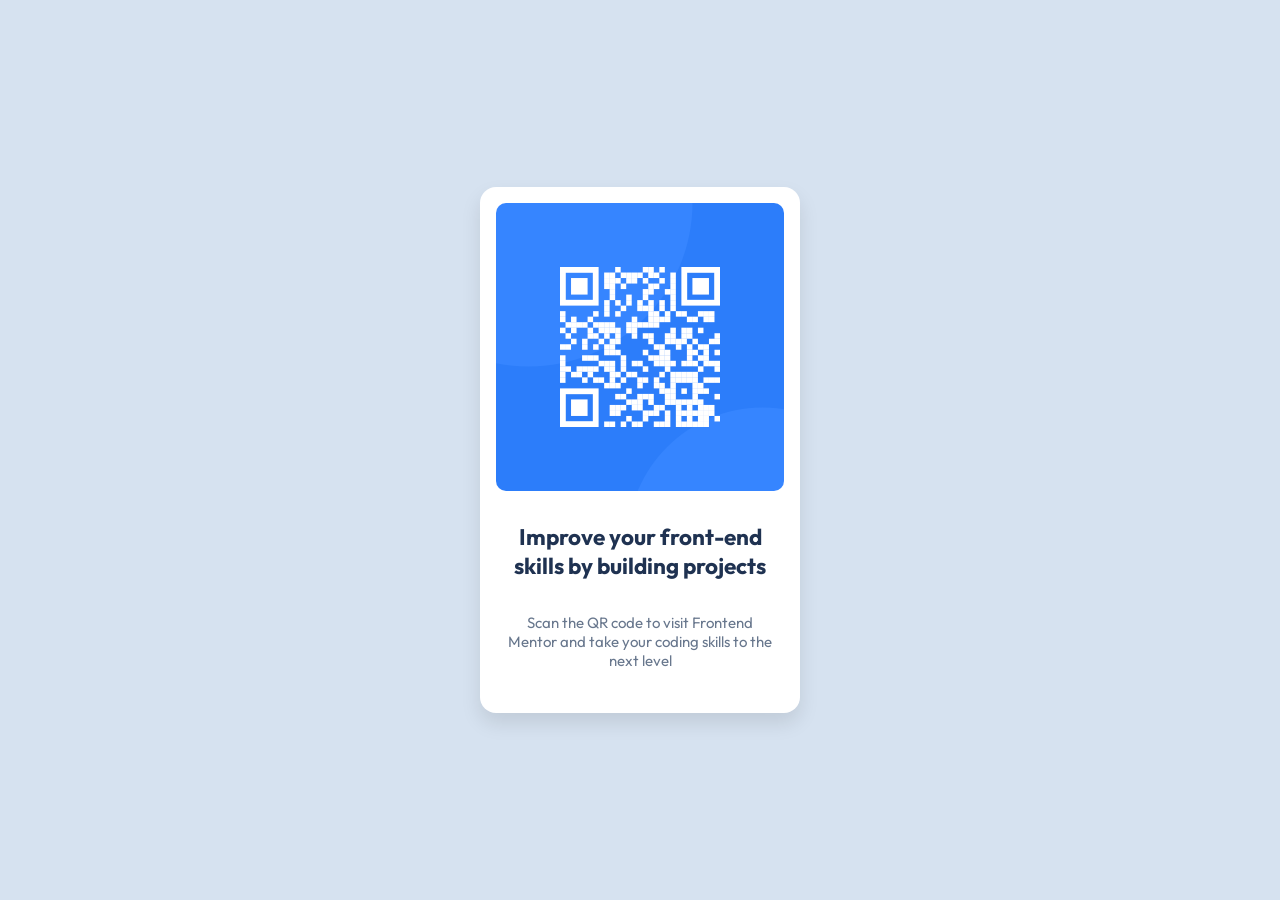
<file: index.html>
<!DOCTYPE html>
<html lang="en">
<head>
    <meta charset="UTF-8">
    <meta name="viewport" content="width=device-width, initial-scale=1.0">
    <link rel="stylesheet" href="style.css">
    <title>First Quest</title>
</head>
<body>
    <div class="box">
        <div class="qrcode">
            <img src="img/image-qr-code.png" alt="QR-Code">
        </div>
        <div class="content">
            <div class="text">
                <h2>Improve your front-end skills by building projects</h2>
                <p>Scan the QR code to visit Frontend Mentor and take your coding skills to the next level</p>
            </div>
        </div>
    </div>
</body>
</html>
</file>
<file: style.css>
:root{

--White: hsl(0, 0%, 100%);
--Slate300: hsl(212, 45%, 89%);
--Slate500: hsl(216, 15%, 48%);
--Slate900: hsl(218, 44%, 22%);
}

@font-face {
    font-family: 'Outfit';
    font-style: normal;
    font-weight: 400;
    font-display: swap;
    src: url('fonts/outfit/outfit-regular.woff2') format('woff2');
}

@font-face {
    font-family: 'Outfit';
    font-style: normal;
    font-weight: 700;
    font-display: swap;
    src: url('fonts/outfit/outfit-bold.woff2') format('woff2');
}

body{
  background-color: var(--Slate300);
  font-size: 15px;
  font-family: 'Outfit', sans-serif;
  color: var(--Slate500);
  font-weight: 400;
  margin: 0;
  padding: 0;
  display: flex;
  justify-content: center;
  align-items: center;
  min-height: 100vh;
}

strong, b, h1, h2 {
    font-weight: 700;
    color: var(--Slate900)
}

.qrcode{
    display: flex;
    justify-content: center;
}
.qrcode img {
    width: 100%;         /* Skaliert automatisch mit dem Container */
    height: auto;        /* Beibehaltung des Seitenverhältnisses */
    display: block;
    border-radius: 10px;
}

.box{
  background-color: var(--White);
  border-radius: 16px;
  padding: 16px;
  max-width: 320px;
  width: 90%;
  text-align: center;
  box-shadow: 0 10px 20px rgba(0, 0, 0, 0.1);
  box-sizing: border-box;
}

.content {
  padding: 12px;
  text-align: center;
}

.text{
    display: flex;
    flex-direction: column;
    justify-content: center;
}

@media only screen and (max-width: 375px) {
  
}
</file>
